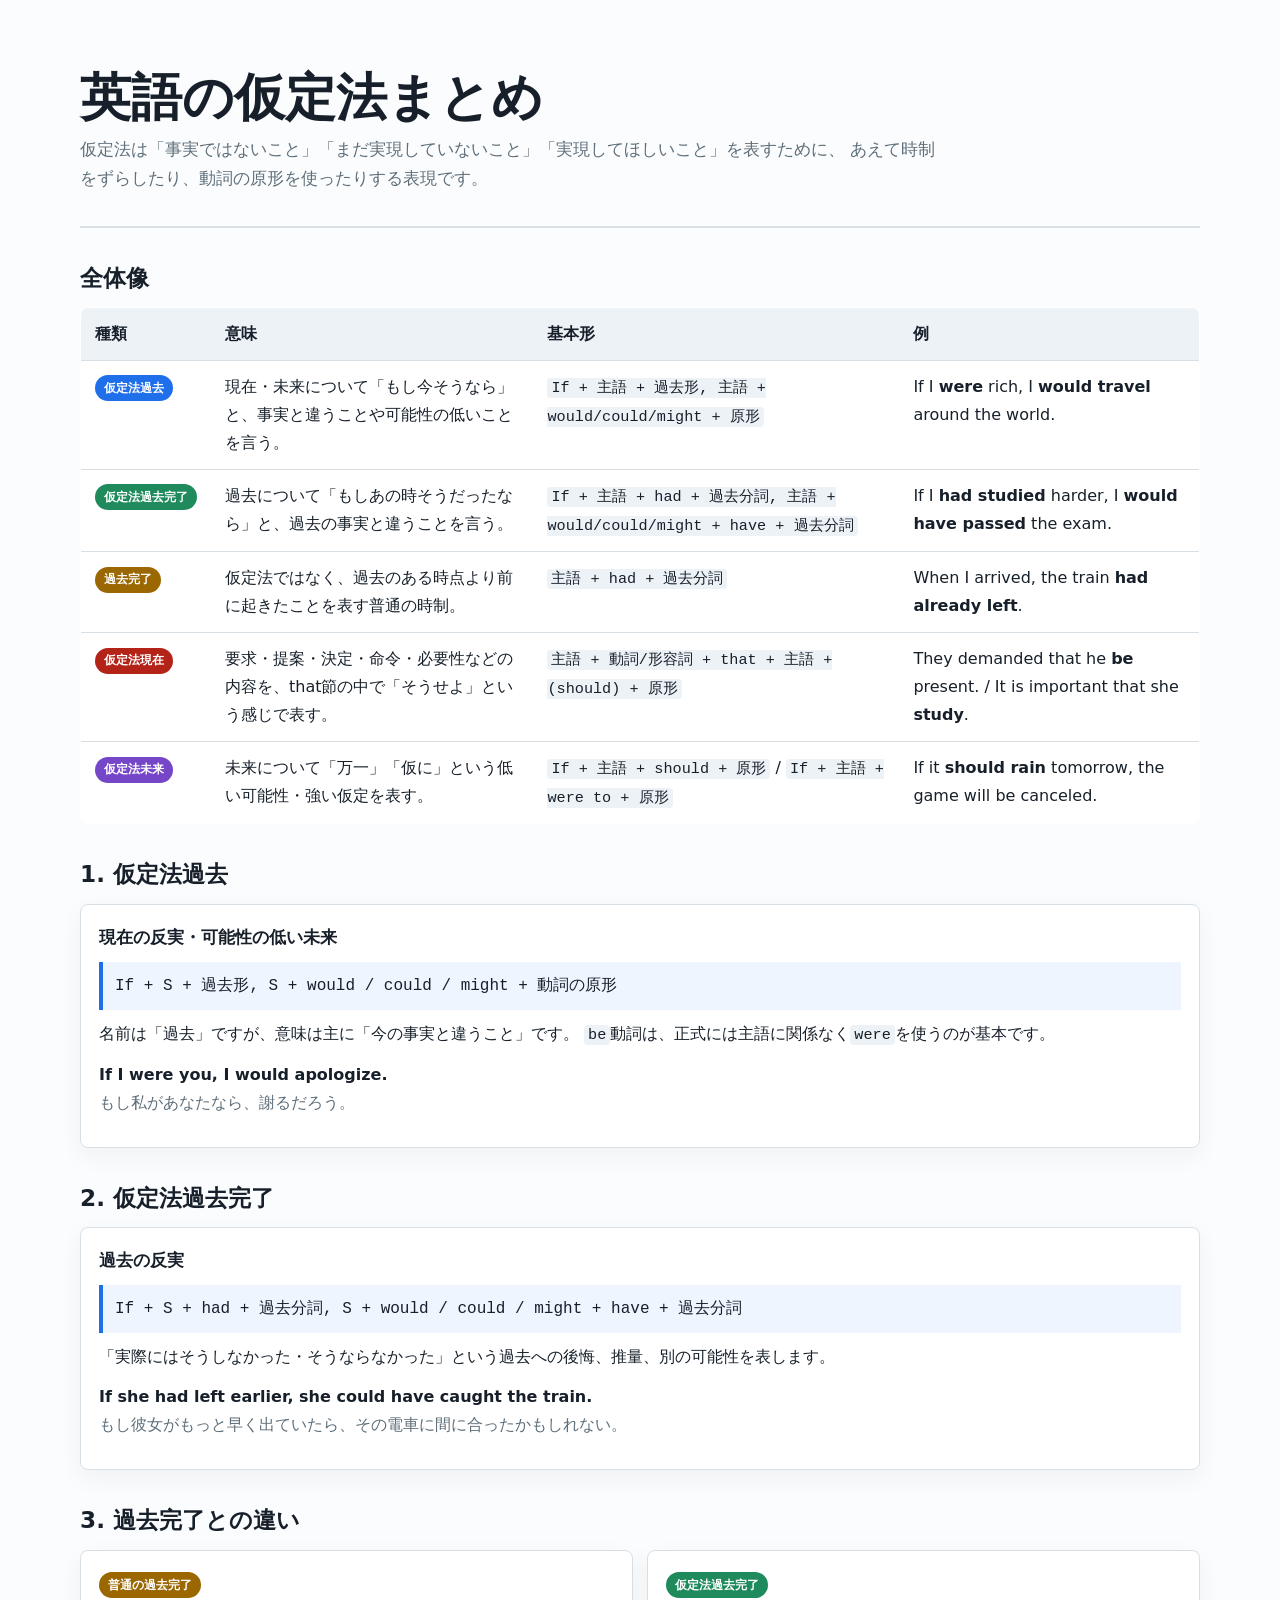
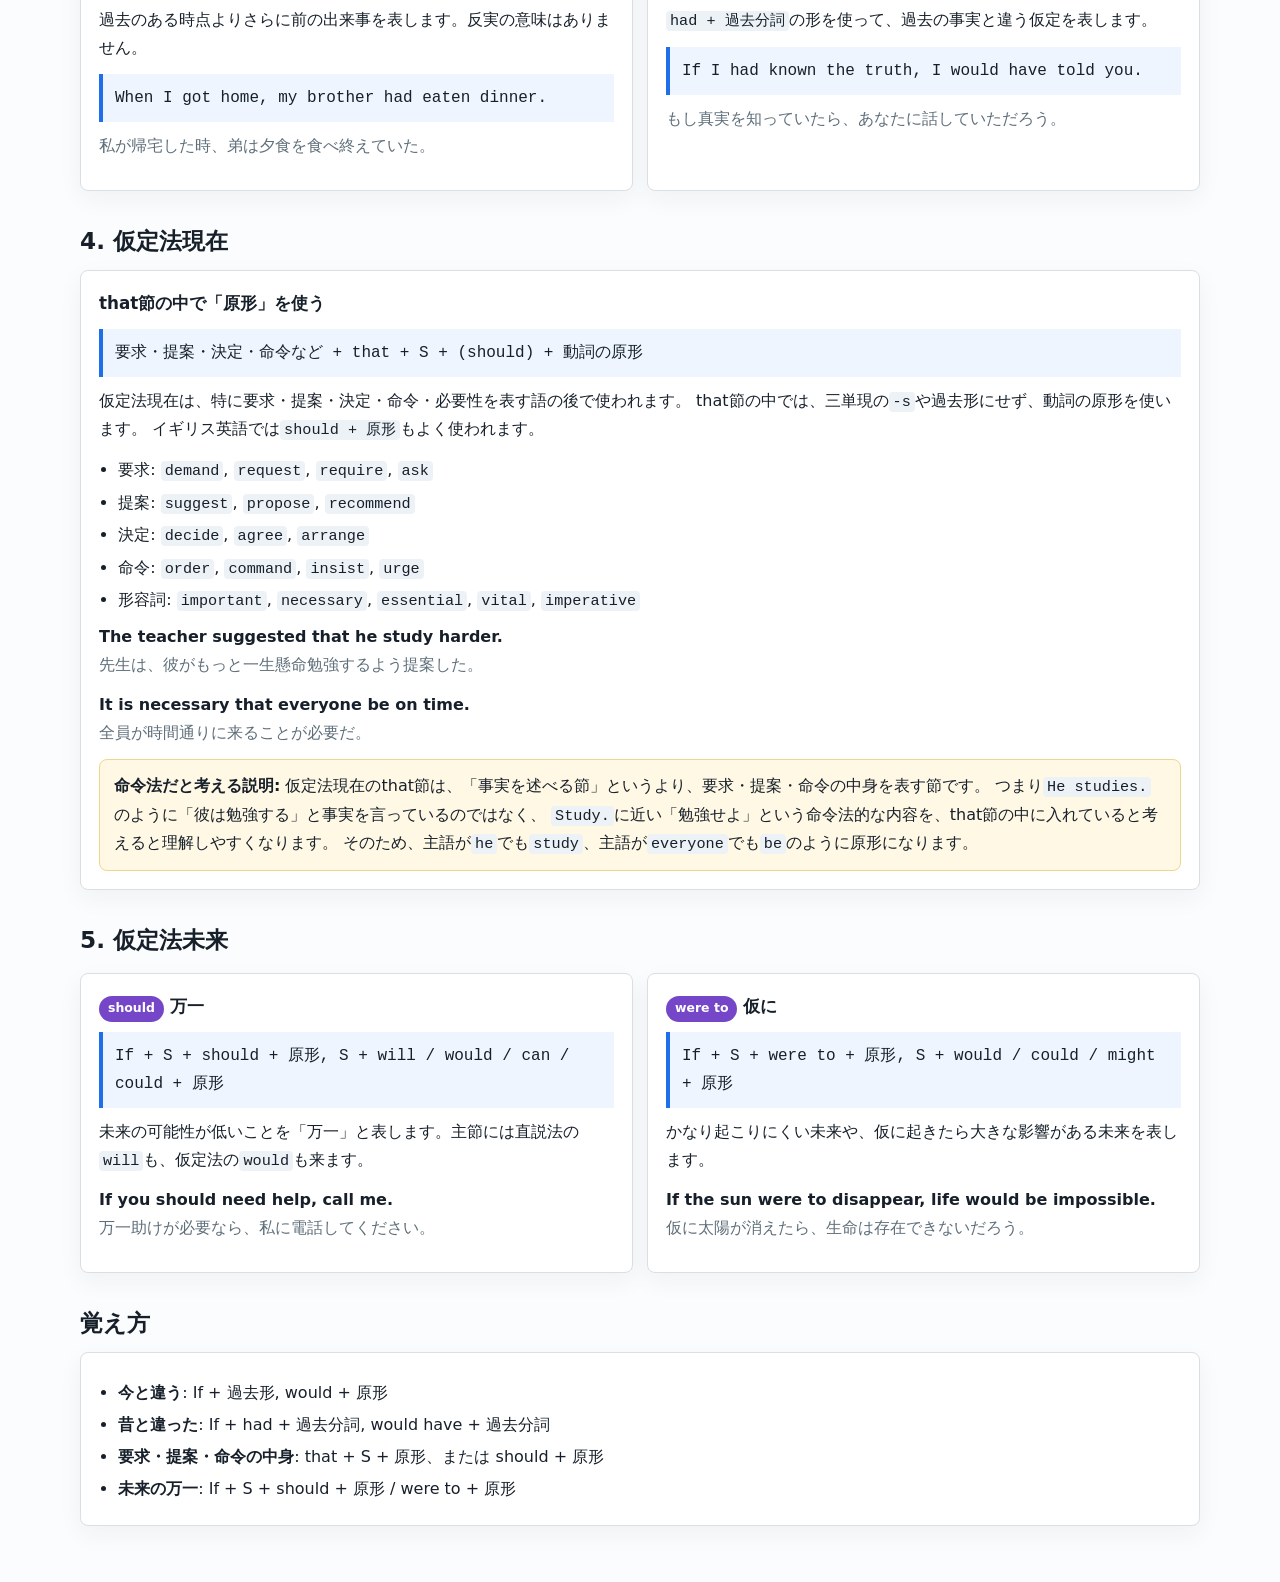
<file: subjunctive-summary.html>
<!doctype html>
<html lang="ja">
<head>
  <meta charset="utf-8">
  <meta name="viewport" content="width=device-width, initial-scale=1">
  <title>英語の仮定法まとめ</title>
  <style>
    :root {
      color-scheme: light;
      --ink: #17202a;
      --muted: #5f6f7a;
      --line: #d8e0e5;
      --paper: #fbfcfd;
      --panel: #ffffff;
      --blue: #1f6feb;
      --green: #1f8a5b;
      --red: #b42318;
      --amber: #9a6700;
      --violet: #7547c8;
    }

    * {
      box-sizing: border-box;
    }

    body {
      margin: 0;
      color: var(--ink);
      background: var(--paper);
      font-family: system-ui, -apple-system, BlinkMacSystemFont, "Segoe UI", sans-serif;
      line-height: 1.75;
    }

    main {
      width: min(1120px, calc(100% - 32px));
      margin: 0 auto;
      padding: 40px 0 56px;
    }

    header {
      padding: 28px 0 20px;
      border-bottom: 2px solid var(--line);
      margin-bottom: 28px;
    }

    h1 {
      margin: 0 0 8px;
      font-size: clamp(2rem, 4vw, 3.25rem);
      line-height: 1.15;
      letter-spacing: 0;
    }

    h2 {
      margin: 34px 0 14px;
      font-size: 1.45rem;
      line-height: 1.35;
      letter-spacing: 0;
    }

    h3 {
      margin: 0 0 8px;
      font-size: 1.05rem;
      letter-spacing: 0;
    }

    p {
      margin: 0 0 12px;
    }

    .lead {
      max-width: 860px;
      color: var(--muted);
      font-size: 1.05rem;
    }

    .grid {
      display: grid;
      grid-template-columns: repeat(2, minmax(0, 1fr));
      gap: 14px;
      margin: 18px 0 8px;
    }

    .card {
      background: var(--panel);
      border: 1px solid var(--line);
      border-radius: 8px;
      padding: 18px;
      box-shadow: 0 8px 24px rgb(23 32 42 / 0.05);
    }

    .tag {
      display: inline-flex;
      align-items: center;
      min-height: 26px;
      padding: 2px 9px;
      border-radius: 999px;
      color: #fff;
      font-size: 0.78rem;
      font-weight: 700;
      line-height: 1.2;
      white-space: nowrap;
    }

    .tag.blue { background: var(--blue); }
    .tag.green { background: var(--green); }
    .tag.red { background: var(--red); }
    .tag.amber { background: var(--amber); }
    .tag.violet { background: var(--violet); }

    .formula {
      display: block;
      margin: 10px 0;
      padding: 10px 12px;
      border-left: 4px solid var(--blue);
      background: #eef5ff;
      font-family: ui-monospace, SFMono-Regular, Menlo, Consolas, "Liberation Mono", monospace;
      overflow-wrap: anywhere;
    }

    .note {
      margin-top: 10px;
      padding: 12px 14px;
      border: 1px solid #f0d58c;
      border-radius: 8px;
      background: #fff8e5;
    }

    table {
      width: 100%;
      border-collapse: collapse;
      background: var(--panel);
      border: 1px solid var(--line);
      border-radius: 8px;
      overflow: hidden;
    }

    th,
    td {
      padding: 12px 14px;
      border-bottom: 1px solid var(--line);
      vertical-align: top;
      text-align: left;
    }

    th {
      background: #edf2f7;
      font-weight: 800;
    }

    tr:last-child td {
      border-bottom: 0;
    }

    code {
      padding: 1px 4px;
      border-radius: 4px;
      background: #edf2f7;
      font-family: ui-monospace, SFMono-Regular, Menlo, Consolas, "Liberation Mono", monospace;
      font-size: 0.95em;
    }

    .example {
      margin-top: 8px;
      color: var(--muted);
    }

    .example strong {
      color: var(--ink);
    }

    .mini-list {
      margin: 8px 0 0;
      padding-left: 1.2em;
    }

    .mini-list li {
      margin: 4px 0;
    }

    .compare {
      display: grid;
      grid-template-columns: repeat(2, minmax(0, 1fr));
      gap: 14px;
    }

    @media (max-width: 780px) {
      main {
        width: min(100% - 22px, 1120px);
        padding-top: 24px;
      }

      .grid,
      .compare {
        grid-template-columns: 1fr;
      }

      table,
      thead,
      tbody,
      tr,
      th,
      td {
        display: block;
      }

      thead {
        display: none;
      }

      tr {
        border-bottom: 1px solid var(--line);
      }

      td {
        border-bottom: 0;
      }

      td::before {
        display: block;
        margin-bottom: 3px;
        color: var(--muted);
        font-size: 0.82rem;
        font-weight: 800;
      }

      td:nth-child(1)::before { content: "種類"; }
      td:nth-child(2)::before { content: "意味"; }
      td:nth-child(3)::before { content: "形"; }
      td:nth-child(4)::before { content: "例"; }
    }
  </style>
</head>
<body>
  <main>
    <header>
      <h1>英語の仮定法まとめ</h1>
      <p class="lead">
        仮定法は「事実ではないこと」「まだ実現していないこと」「実現してほしいこと」を表すために、
        あえて時制をずらしたり、動詞の原形を使ったりする表現です。
      </p>
    </header>

    <section aria-labelledby="overview">
      <h2 id="overview">全体像</h2>
      <table>
        <thead>
          <tr>
            <th>種類</th>
            <th>意味</th>
            <th>基本形</th>
            <th>例</th>
          </tr>
        </thead>
        <tbody>
          <tr>
            <td><span class="tag blue">仮定法過去</span></td>
            <td>現在・未来について「もし今そうなら」と、事実と違うことや可能性の低いことを言う。</td>
            <td><code>If + 主語 + 過去形, 主語 + would/could/might + 原形</code></td>
            <td>If I <strong>were</strong> rich, I <strong>would travel</strong> around the world.</td>
          </tr>
          <tr>
            <td><span class="tag green">仮定法過去完了</span></td>
            <td>過去について「もしあの時そうだったなら」と、過去の事実と違うことを言う。</td>
            <td><code>If + 主語 + had + 過去分詞, 主語 + would/could/might + have + 過去分詞</code></td>
            <td>If I <strong>had studied</strong> harder, I <strong>would have passed</strong> the exam.</td>
          </tr>
          <tr>
            <td><span class="tag amber">過去完了</span></td>
            <td>仮定法ではなく、過去のある時点より前に起きたことを表す普通の時制。</td>
            <td><code>主語 + had + 過去分詞</code></td>
            <td>When I arrived, the train <strong>had already left</strong>.</td>
          </tr>
          <tr>
            <td><span class="tag red">仮定法現在</span></td>
            <td>要求・提案・決定・命令・必要性などの内容を、that節の中で「そうせよ」という感じで表す。</td>
            <td><code>主語 + 動詞/形容詞 + that + 主語 + (should) + 原形</code></td>
            <td>They demanded that he <strong>be</strong> present. / It is important that she <strong>study</strong>.</td>
          </tr>
          <tr>
            <td><span class="tag violet">仮定法未来</span></td>
            <td>未来について「万一」「仮に」という低い可能性・強い仮定を表す。</td>
            <td><code>If + 主語 + should + 原形</code> / <code>If + 主語 + were to + 原形</code></td>
            <td>If it <strong>should rain</strong> tomorrow, the game will be canceled.</td>
          </tr>
        </tbody>
      </table>
    </section>

    <section aria-labelledby="past">
      <h2 id="past">1. 仮定法過去</h2>
      <div class="card">
        <h3>現在の反実・可能性の低い未来</h3>
        <span class="formula">If + S + 過去形, S + would / could / might + 動詞の原形</span>
        <p>
          名前は「過去」ですが、意味は主に「今の事実と違うこと」です。
          <code>be</code>動詞は、正式には主語に関係なく<code>were</code>を使うのが基本です。
        </p>
        <p class="example">
          <strong>If I were you, I would apologize.</strong><br>
          もし私があなたなら、謝るだろう。
        </p>
      </div>
    </section>

    <section aria-labelledby="past-perfect">
      <h2 id="past-perfect">2. 仮定法過去完了</h2>
      <div class="card">
        <h3>過去の反実</h3>
        <span class="formula">If + S + had + 過去分詞, S + would / could / might + have + 過去分詞</span>
        <p>
          「実際にはそうしなかった・そうならなかった」という過去への後悔、推量、別の可能性を表します。
        </p>
        <p class="example">
          <strong>If she had left earlier, she could have caught the train.</strong><br>
          もし彼女がもっと早く出ていたら、その電車に間に合ったかもしれない。
        </p>
      </div>
    </section>

    <section aria-labelledby="past-perfect-comparison">
      <h2 id="past-perfect-comparison">3. 過去完了との違い</h2>
      <div class="compare">
        <div class="card">
          <h3><span class="tag amber">普通の過去完了</span></h3>
          <p>過去のある時点よりさらに前の出来事を表します。反実の意味はありません。</p>
          <span class="formula">When I got home, my brother had eaten dinner.</span>
          <p class="example">私が帰宅した時、弟は夕食を食べ終えていた。</p>
        </div>
        <div class="card">
          <h3><span class="tag green">仮定法過去完了</span></h3>
          <p><code>had + 過去分詞</code>の形を使って、過去の事実と違う仮定を表します。</p>
          <span class="formula">If I had known the truth, I would have told you.</span>
          <p class="example">もし真実を知っていたら、あなたに話していただろう。</p>
        </div>
      </div>
    </section>

    <section aria-labelledby="present-subjunctive">
      <h2 id="present-subjunctive">4. 仮定法現在</h2>
      <div class="card">
        <h3>that節の中で「原形」を使う</h3>
        <span class="formula">要求・提案・決定・命令など + that + S + (should) + 動詞の原形</span>
        <p>
          仮定法現在は、特に要求・提案・決定・命令・必要性を表す語の後で使われます。
          that節の中では、三単現の<code>-s</code>や過去形にせず、動詞の原形を使います。
          イギリス英語では<code>should + 原形</code>もよく使われます。
        </p>
        <ul class="mini-list">
          <li>要求: <code>demand</code>, <code>request</code>, <code>require</code>, <code>ask</code></li>
          <li>提案: <code>suggest</code>, <code>propose</code>, <code>recommend</code></li>
          <li>決定: <code>decide</code>, <code>agree</code>, <code>arrange</code></li>
          <li>命令: <code>order</code>, <code>command</code>, <code>insist</code>, <code>urge</code></li>
          <li>形容詞: <code>important</code>, <code>necessary</code>, <code>essential</code>, <code>vital</code>, <code>imperative</code></li>
        </ul>
        <p class="example">
          <strong>The teacher suggested that he study harder.</strong><br>
          先生は、彼がもっと一生懸命勉強するよう提案した。
        </p>
        <p class="example">
          <strong>It is necessary that everyone be on time.</strong><br>
          全員が時間通りに来ることが必要だ。
        </p>
        <div class="note">
          <strong>命令法だと考える説明:</strong>
          仮定法現在のthat節は、「事実を述べる節」というより、要求・提案・命令の中身を表す節です。
          つまり<code>He studies.</code>のように「彼は勉強する」と事実を言っているのではなく、
          <code>Study.</code>に近い「勉強せよ」という命令法的な内容を、that節の中に入れていると考えると理解しやすくなります。
          そのため、主語が<code>he</code>でも<code>study</code>、主語が<code>everyone</code>でも<code>be</code>のように原形になります。
        </div>
      </div>
    </section>

    <section aria-labelledby="future">
      <h2 id="future">5. 仮定法未来</h2>
      <div class="grid">
        <div class="card">
          <h3><span class="tag violet">should</span> 万一</h3>
          <span class="formula">If + S + should + 原形, S + will / would / can / could + 原形</span>
          <p>
            未来の可能性が低いことを「万一」と表します。主節には直説法の<code>will</code>も、仮定法の<code>would</code>も来ます。
          </p>
          <p class="example">
            <strong>If you should need help, call me.</strong><br>
            万一助けが必要なら、私に電話してください。
          </p>
        </div>
        <div class="card">
          <h3><span class="tag violet">were to</span> 仮に</h3>
          <span class="formula">If + S + were to + 原形, S + would / could / might + 原形</span>
          <p>
            かなり起こりにくい未来や、仮に起きたら大きな影響がある未来を表します。
          </p>
          <p class="example">
            <strong>If the sun were to disappear, life would be impossible.</strong><br>
            仮に太陽が消えたら、生命は存在できないだろう。
          </p>
        </div>
      </div>
    </section>

    <section aria-labelledby="memory">
      <h2 id="memory">覚え方</h2>
      <div class="card">
        <ul class="mini-list">
          <li><strong>今と違う</strong>: If + 過去形, would + 原形</li>
          <li><strong>昔と違った</strong>: If + had + 過去分詞, would have + 過去分詞</li>
          <li><strong>要求・提案・命令の中身</strong>: that + S + 原形、または should + 原形</li>
          <li><strong>未来の万一</strong>: If + S + should + 原形 / were to + 原形</li>
        </ul>
      </div>
    </section>
  </main>
</body>
</html>
</file>
